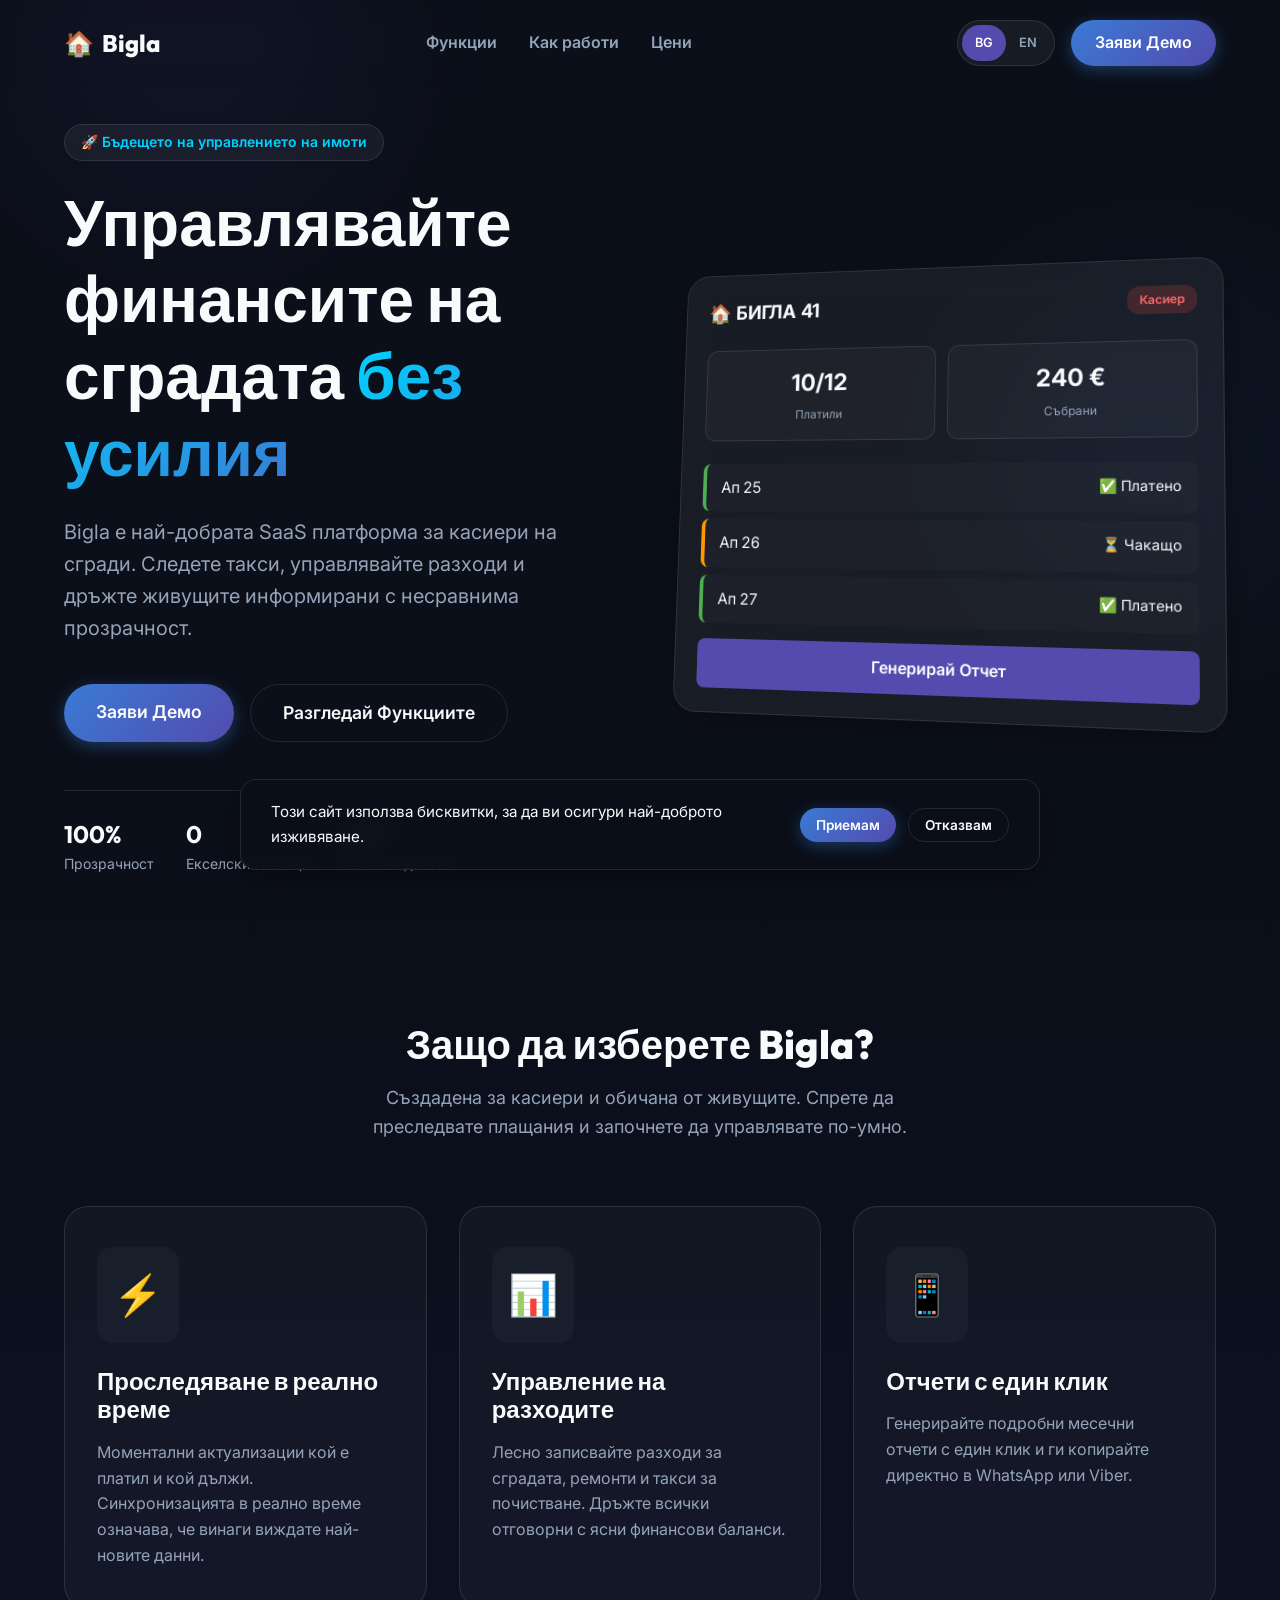
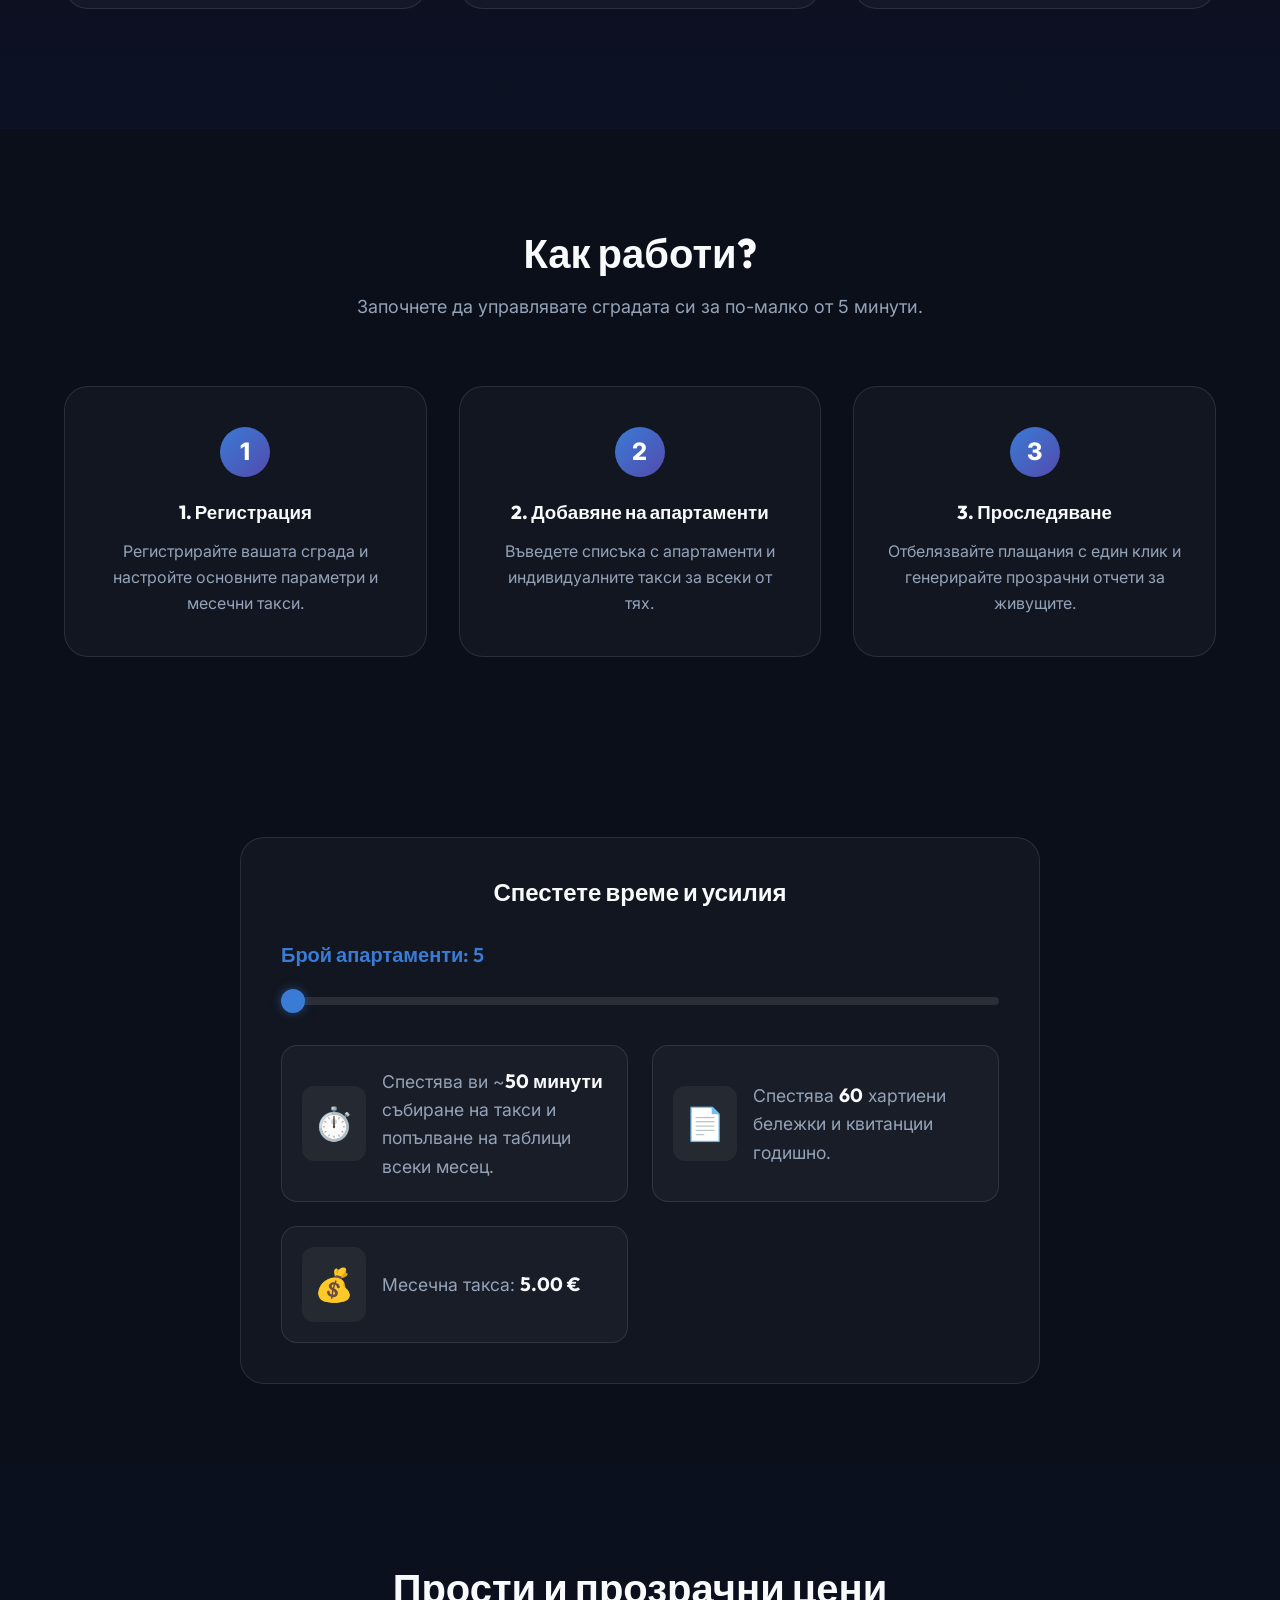
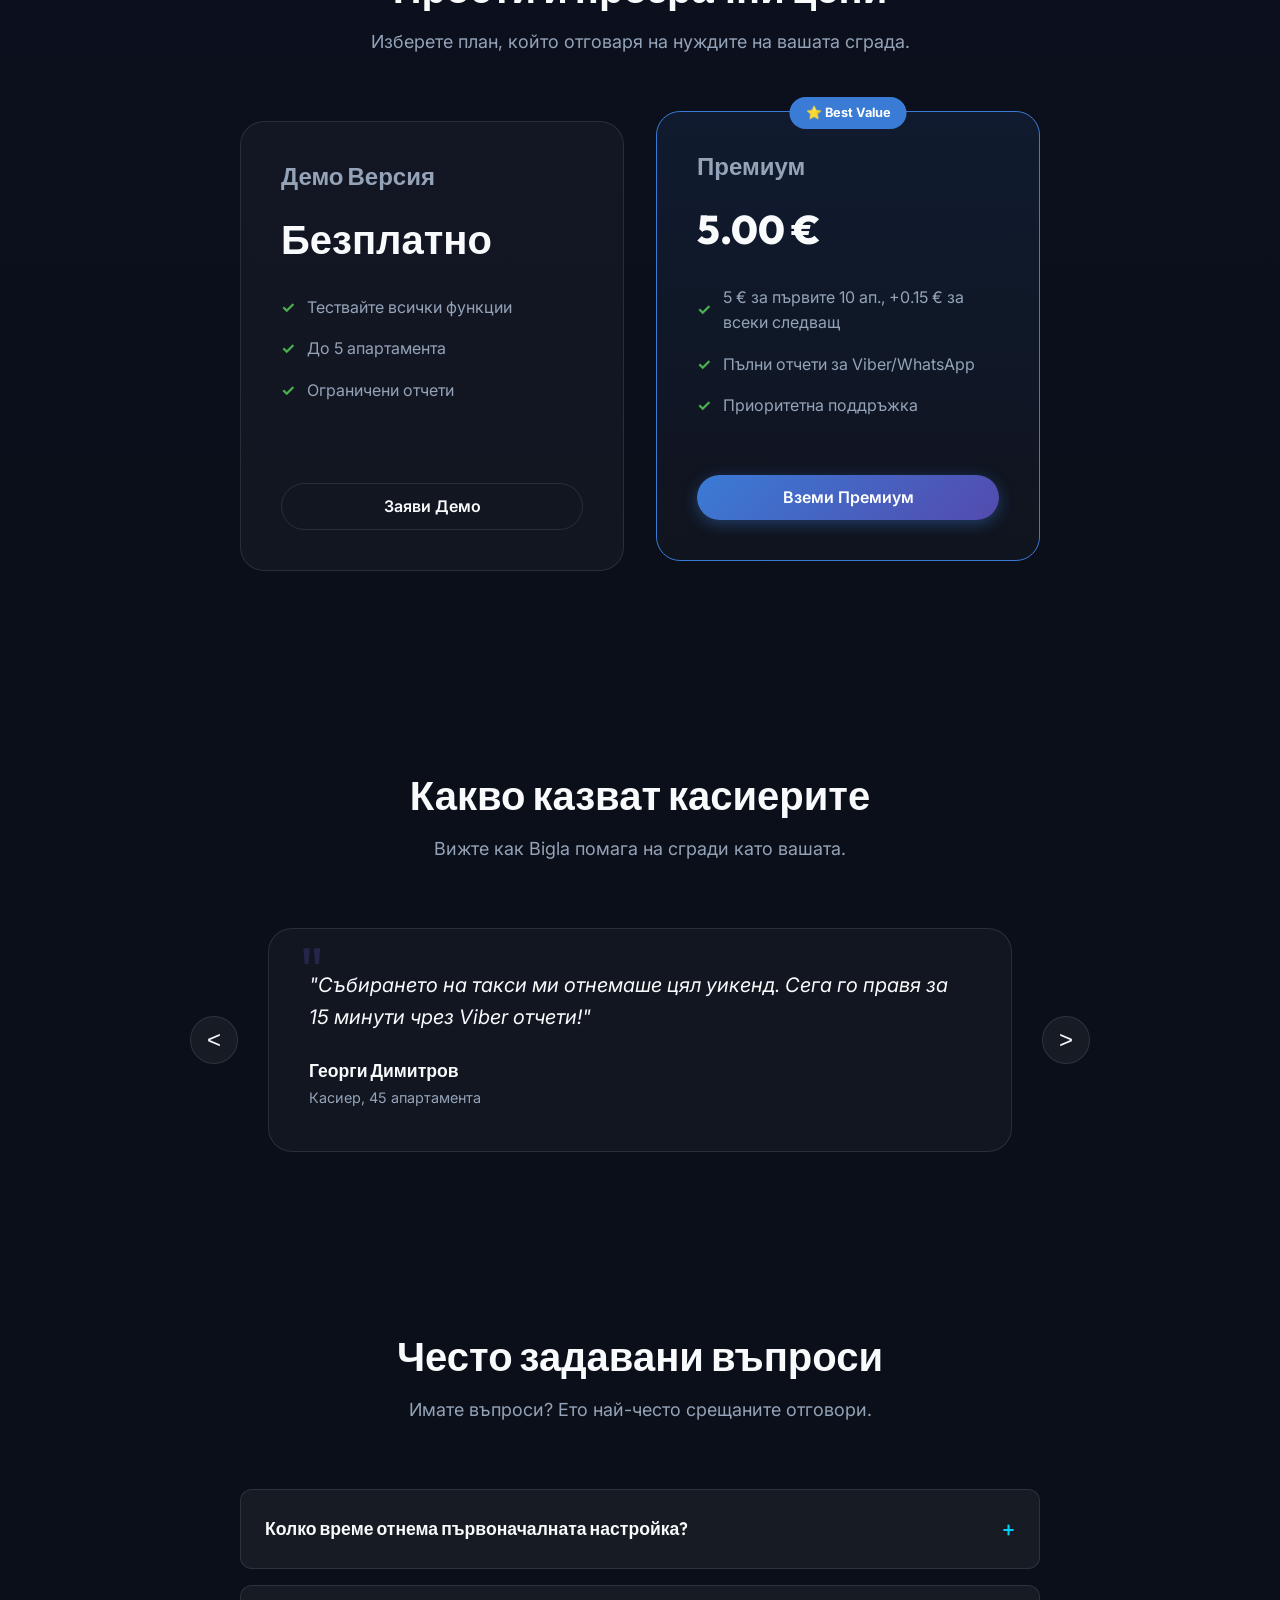
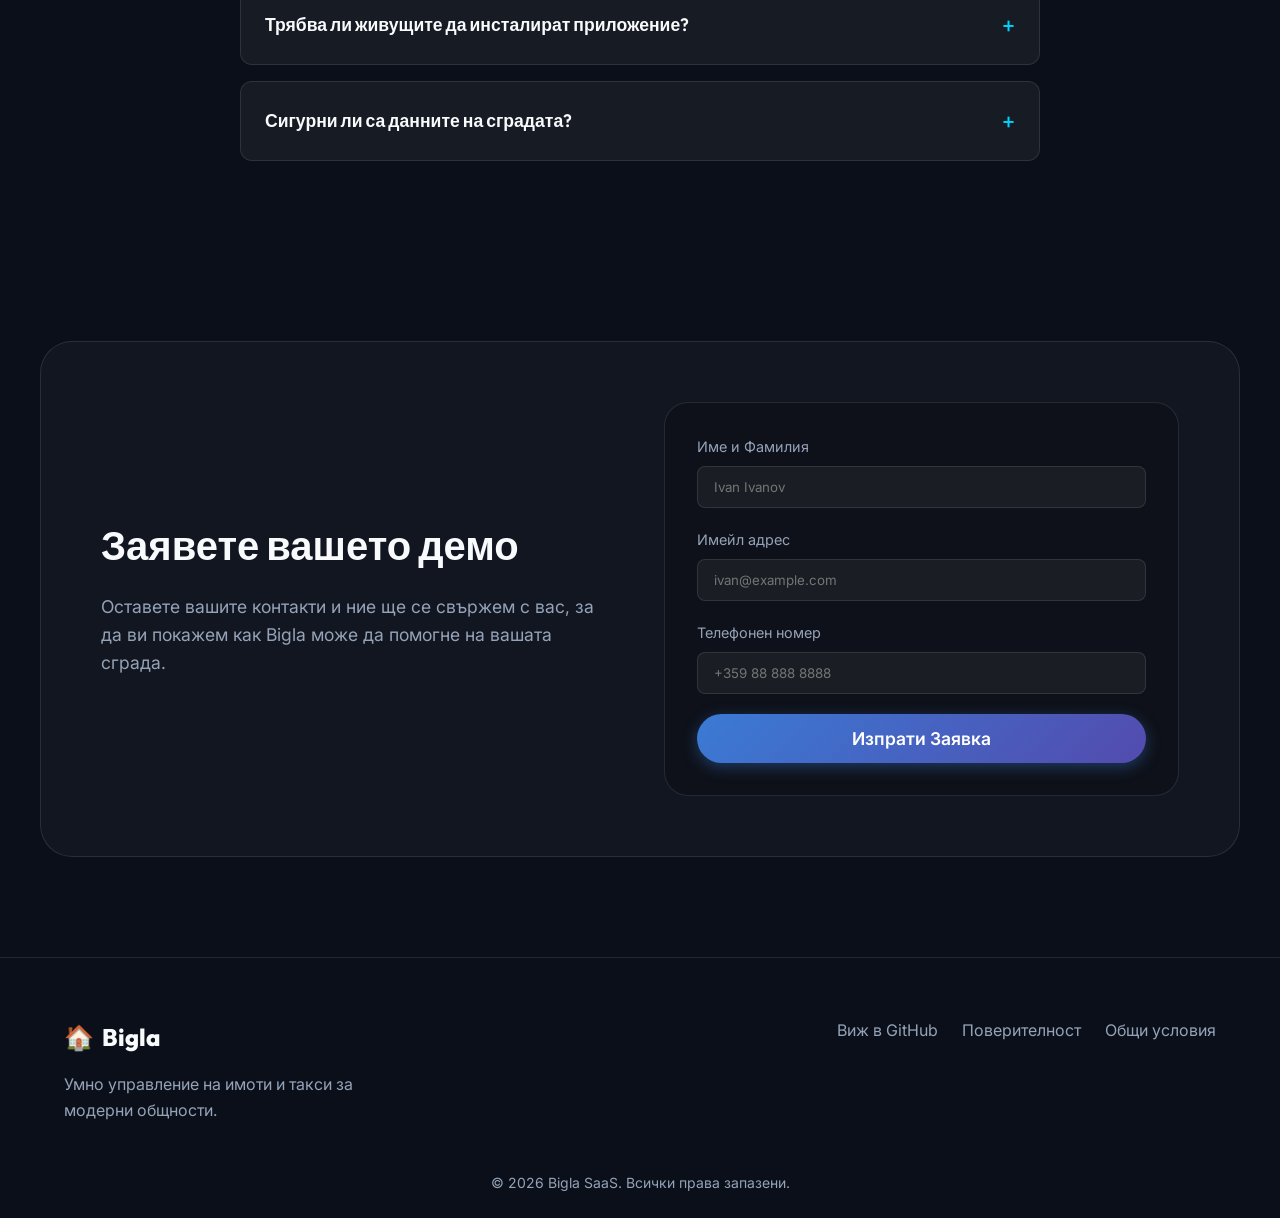
<file: index.html>
<!DOCTYPE html>
<html lang="bg">
<head>
  <meta charset="UTF-8" />
  <meta name="viewport" content="width=device-width, initial-scale=1.0" />
  <meta name="description" content="Bigla: Smart tax management SaaS for apartment buildings. Simplify property management and increase transparency." />
  <title>Bigla | Smart Property & Tax Management</title>
  
  <!-- Preconnect and Google Fonts -->
  <link rel="preconnect" href="https://fonts.googleapis.com">
  <link rel="preconnect" href="https://fonts.gstatic.com" crossorigin>
  <link href="https://fonts.googleapis.com/css2?family=Inter:wght@300;400;600;700&family=Outfit:wght@400;700;800&display=swap" rel="stylesheet">
  
  <!-- Stylesheet -->
  <link rel="stylesheet" href="styles.css" />
</head>
<body>

  <!-- Navigation -->
  <nav class="navbar">
    <div class="container nav-container">
      <a href="#" class="logo">
        <span class="logo-icon">🏠</span>
        <span class="logo-text">Bigla</span>
      </a>
      <div class="nav-links">
        <a href="#features" data-i18n="nav_features">Функции</a>
        <a href="#how-it-works" data-i18n="nav_how_it_works">Как работи</a>
        <a href="#pricing" data-i18n="nav_pricing">Цени</a>
      </div>
      <div class="nav-actions">
        <div class="lang-switch" id="langSwitch">
          <div class="lang-pill" id="langPill"></div>
          <button id="lang-bg" class="lang-btn active">BG</button>
          <button id="lang-en" class="lang-btn">EN</button>
        </div>
        <a href="#contact" class="btn btn-primary" data-i18n="nav_get_demo">Заяви Демо</a>
      </div>
    </div>
  </nav>

  <!-- Hero Section -->
  <header class="hero">
    <div class="container hero-container">
      <div class="hero-content fade-in-up">
        <div class="badge" data-i18n="hero_badge" style="margin-top: 20px;">🚀 Бъдещето на управлението на имоти</div>
        <h1 class="hero-title"><span data-i18n="hero_title_1">Управлявайте финансите на сградата </span><span class="gradient-text" data-i18n="hero_title_gradient">без усилия</span></h1>
        <p class="hero-subtitle" data-i18n="hero_subtitle">Bigla е най-добрата SaaS платформа за касиери на сгради. Следете такси, управлявайте разходи и дръжте живущите информирани с несравнима прозрачност.</p>
        <div class="hero-buttons">
          <a href="#contact" class="btn btn-primary btn-large" data-i18n="hero_btn_trial">Заяви Демо</a>
          <a href="#features" class="btn btn-outline btn-large" data-i18n="hero_btn_features">Разгледай Функциите</a>
        </div>
        <div class="hero-stats">
          <div class="stat-item">
            <strong data-i18n="hero_stat_1_val">100%</strong>
            <span data-i18n="hero_stat_1_lbl">Прозрачност</span>
          </div>
          <div class="stat-item">
            <strong data-i18n="hero_stat_2_val">0</strong>
            <span data-i18n="hero_stat_2_lbl">Екселски таблици</span>
          </div>
          <div class="stat-item">
            <strong data-i18n="hero_stat_3_val">24/7</strong>
            <span data-i18n="hero_stat_3_lbl">Облачен достъп</span>
          </div>
        </div>
      </div>
      <div class="hero-image fade-in-up delay-1">
        <!-- Abstract Glassmorphism Mockup of the App -->
        <div class="glass-mockup">
          <div class="mockup-header">
            <div class="mockup-title">🏠 БИГЛА 41</div>
            <div class="mockup-badge">Касиер</div>
          </div>
          <div class="mockup-body">
            <div class="mockup-stats">
              <div class="mockup-stat-box">10/12<br><span>Платили</span></div>
              <div class="mockup-stat-box">240 €<br><span>Събрани</span></div>
            </div>
            <div class="mockup-list">
              <div class="mockup-row success">Ап 25 <span>✅ Платено</span></div>
              <div class="mockup-row pending">Ап 26 <span>⏳ Чакащо</span></div>
              <div class="mockup-row success">Ап 27 <span>✅ Платено</span></div>
            </div>
            <div class="mockup-btn" id="mockupBtn">Генерирай Отчет</div>
          </div>
        </div>
      </div>
    </div>
  </header>

  <!-- Features Section -->
  <section id="features" class="features">
    <div class="container">
      <div class="section-header fade-in-up">
        <h2 data-i18n="feat_title">Защо да изберете Bigla?</h2>
        <p data-i18n="feat_subtitle">Създадена за касиери и обичана от живущите. Спрете да преследвате плащания и започнете да управлявате по-умно.</p>
      </div>
      <div class="features-grid">
        <div class="feature-card fade-in-up delay-1">
          <div class="feature-icon">⚡</div>
          <h3 data-i18n="feat_1_title">Проследяване в реално време</h3>
          <p data-i18n="feat_1_desc">Моментални актуализации кой е платил и кой дължи. Синхронизацията в реално време означава, че винаги виждате най-новите данни.</p>
        </div>
        <div class="feature-card fade-in-up delay-2">
          <div class="feature-icon">📊</div>
          <h3 data-i18n="feat_2_title">Управление на разходите</h3>
          <p data-i18n="feat_2_desc">Лесно записвайте разходи за сградата, ремонти и такси за почистване. Дръжте всички отговорни с ясни финансови баланси.</p>
        </div>
        <div class="feature-card fade-in-up delay-3">
          <div class="feature-icon">📱</div>
          <h3 data-i18n="feat_3_title">Отчети с един клик</h3>
          <p data-i18n="feat_3_desc">Генерирайте подробни месечни отчети с един клик и ги копирайте директно в WhatsApp или Viber.</p>
        </div>
      </div>
    </div>
  </section>

  <!-- How It Works Section -->
  <section id="how-it-works" class="how-it-works">
    <div class="container">
      <div class="section-header fade-in-up">
        <h2 data-i18n="hiw_title">Как работи?</h2>
        <p data-i18n="hiw_subtitle">Започнете да управлявате сградата си за по-малко от 5 минути.</p>
      </div>
      <div class="steps-grid">
        <div class="step-card fade-in-up delay-1">
          <div class="step-number">1</div>
          <h3 data-i18n="hiw_step_1_title">1. Регистрация</h3>
          <p data-i18n="hiw_step_1_desc">Регистрирайте вашата сграда и настройте основните параметри и месечни такси.</p>
        </div>
        <div class="step-card fade-in-up delay-2">
          <div class="step-number">2</div>
          <h3 data-i18n="hiw_step_2_title">2. Добавяне на апартаменти</h3>
          <p data-i18n="hiw_step_2_desc">Въведете списъка с апартаменти и индивидуалните такси за всеки от тях.</p>
        </div>
        <div class="step-card fade-in-up delay-3">
          <div class="step-number">3</div>
          <h3 data-i18n="hiw_step_3_title">3. Проследяване</h3>
          <p data-i18n="hiw_step_3_desc">Отбелязвайте плащания с един клик и генерирайте прозрачни отчети за живущите.</p>
        </div>
      </div>
    </div>
  </section>

  <!-- Value Calculator Section -->
  <section id="value-calculator" class="value-calculator">
    <div class="container">
      <div class="calculator-card fade-in-up">
        <h2 data-i18n="calc_title" style="margin-bottom: 2rem; text-align: center;">Спестете време и усилия</h2>
        <div class="calc-controls">
          <label for="apt-slider"><span data-i18n="calc_slider_label">Брой апартаменти: </span><span id="apt-val">5</span></label>
          <input type="range" id="apt-slider" class="custom-slider" min="5" max="100" value="5" step="1" />
        </div>
        <div class="calc-results">
          <div class="result-item">
            <div class="result-icon">⏱️</div>
            <div class="result-text">
              <span data-i18n="calc_time_saved_1">Спестява ви ~</span><strong id="time-val">3 часа</strong><span data-i18n="calc_time_saved_2"> събиране на такси и попълване на таблици всеки месец.</span>
            </div>
          </div>
          <div class="result-item">
            <div class="result-icon">📄</div>
            <div class="result-text">
              <span data-i18n="calc_paper_saved_1">Спестява </span><strong id="paper-val">240</strong><span data-i18n="calc_paper_saved_2"> хартиени бележки и квитанции годишно.</span>
            </div>
          </div>
          <div class="result-item">
            <div class="result-icon">💰</div>
            <div class="result-text">
              <span data-i18n="calc_price_label">Месечна такса: </span><strong id="price-val">5.00 €</strong>
            </div>
          </div>
        </div>
      </div>
    </div>
  </section>

  <!-- Pricing Section -->
  <section id="pricing" class="pricing">
    <div class="container">
      <div class="section-header fade-in-up">
        <h2 data-i18n="pricing_title">Прости и прозрачни цени</h2>
        <p data-i18n="pricing_subtitle">Изберете план, който отговаря на нуждите на вашата сграда.</p>
      </div>
      <div class="pricing-grid">
        
        <!-- Demo Tier -->
        <div class="pricing-card fade-in-up delay-1">
          <h3 data-i18n="price_demo_title">Демо Версия</h3>
          <div class="price" data-i18n="price_demo_price">Безплатно</div>
          <ul class="pricing-features">
            <li><span class="check">✓</span> <span data-i18n="price_demo_feat_1">Тествайте всички функции</span></li>
            <li><span class="check">✓</span> <span data-i18n="price_demo_feat_2">До 5 апартамента</span></li>
            <li><span class="check">✓</span> <span data-i18n="price_demo_feat_3">Ограничени отчети</span></li>
          </ul>
          <a href="#contact" class="btn btn-outline" style="width: 100%; text-align: center;" data-i18n="price_demo_btn">Заяви Демо</a>
        </div>

        <!-- Premium Tier -->
        <div class="pricing-card popular fade-in-up delay-2">
          <div class="popular-badge">⭐ Best Value</div>
          <h3 data-i18n="price_pro_title">Премиум</h3>
          <div class="price" data-i18n="price_pro_price" id="premium-price">Свържете се с нас</div>
          <ul class="pricing-features">
            <li><span class="check">✓</span> <span data-i18n="price_pro_feat_1">Неограничен брой апартаменти</span></li>
            <li><span class="check">✓</span> <span data-i18n="price_pro_feat_2">Пълни отчети за Viber/WhatsApp</span></li>
            <li><span class="check">✓</span> <span data-i18n="price_pro_feat_3">Приоритетна поддръжка</span></li>
          </ul>
          <a href="#contact" class="btn btn-primary" style="width: 100%; text-align: center;" data-i18n="price_pro_btn">Вземи Премиум</a>
        </div>

      </div>
    </div>
  </section>

  <!-- Testimonials Section -->
  <section id="testimonials" class="testimonials">
    <div class="container">
      <div class="section-header fade-in-up">
        <h2 data-i18n="testi_title">Какво казват касиерите</h2>
        <p data-i18n="testi_subtitle">Вижте как Bigla помага на сгради като вашата.</p>
      </div>
      <div class="testimonials-carousel fade-in-up delay-1">
        <button class="carousel-btn prev-btn">&lt;</button>
        <div class="carousel-track-container">
          <ul class="carousel-track" id="testimonialTrack">
            <li class="carousel-slide current-slide">
              <div class="testimonial-card">
                <div class="quote-icon">"</div>
                <p class="testimonial-text" data-i18n="testi_1_text">"Събирането на такси ми отнемаше цял уикенд. Сега го правя за 15 минути чрез Viber отчети!"</p>
                <div class="testimonial-author">
                  <strong data-i18n="testi_1_author">Георги Димитров</strong>
                  <span data-i18n="testi_1_role">Касиер, 45 апартамента</span>
                </div>
              </div>
            </li>
            <li class="carousel-slide">
              <div class="testimonial-card">
                <div class="quote-icon">"</div>
                <p class="testimonial-text" data-i18n="testi_2_text">"Живущите най-после виждат къде отиват парите. Прозрачността е на 100%."</p>
                <div class="testimonial-author">
                  <strong data-i18n="testi_2_author">Мария Иванова</strong>
                  <span data-i18n="testi_2_role">Касиер, 20 апартамента</span>
                </div>
              </div>
            </li>
            <li class="carousel-slide">
              <div class="testimonial-card">
                <div class="quote-icon">"</div>
                <p class="testimonial-text" data-i18n="testi_3_text">"Забравих за екселските таблици. Всичко е автоматизирано и лесно за използване."</p>
                <div class="testimonial-author">
                  <strong data-i18n="testi_3_author">Петър Стоянов</strong>
                  <span data-i18n="testi_3_role">Домоуправител, 32 апартамента</span>
                </div>
              </div>
            </li>
          </ul>
        </div>
        <button class="carousel-btn next-btn">&gt;</button>
      </div>
    </div>
  </section>

  <!-- FAQ Section -->
  <section id="faq" class="faq-section">
    <div class="container">
      <div class="section-header fade-in-up">
        <h2 data-i18n="faq_title">Често задавани въпроси</h2>
        <p data-i18n="faq_subtitle">Имате въпроси? Ето най-често срещаните отговори.</p>
      </div>
      <div class="faq-accordion fade-in-up delay-1">
        
        <div class="faq-item">
          <button class="faq-question">
            <span data-i18n="faq_q1">Колко време отнема първоначалната настройка?</span>
            <span class="faq-icon">+</span>
          </button>
          <div class="faq-answer">
            <p data-i18n="faq_a1">Настройката отнема по-малко от 5 минути. Просто въвеждате броя апартаменти и месечните такси, и сте готови.</p>
          </div>
        </div>

        <div class="faq-item">
          <button class="faq-question">
            <span data-i18n="faq_q2">Трябва ли живущите да инсталират приложение?</span>
            <span class="faq-icon">+</span>
          </button>
          <div class="faq-answer">
            <p data-i18n="faq_a2">Не! Живущите получават ясните си месечни отчети директно във Viber или WhatsApp като текстови съобщения.</p>
          </div>
        </div>

        <div class="faq-item">
          <button class="faq-question">
            <span data-i18n="faq_q3">Сигурни ли са данните на сградата?</span>
            <span class="faq-icon">+</span>
          </button>
          <div class="faq-answer">
            <p data-i18n="faq_a3">Абсолютно. Всички данни се съхраняват сигурно в облака с криптиране, така че само вие имате достъп до тях.</p>
          </div>
        </div>

      </div>
    </div>
  </section>

  <!-- Contact / Demo Form Section -->
  <section id="contact" class="contact-section">
    <div class="container contact-container fade-in-up">
      <div class="contact-content">
        <h2 data-i18n="contact_title">Заявете вашето демо</h2>
        <p data-i18n="contact_subtitle">Оставете вашите контакти и ние ще се свържем с вас, за да ви покажем как Bigla може да помогне на вашата сграда.</p>
      </div>
      <div class="contact-form-wrapper">
        <form id="demoForm" class="demo-form">
          <div class="form-group">
            <label for="name" data-i18n="contact_lbl_name">Име и Фамилия</label>
            <input type="text" id="name" required placeholder="Ivan Ivanov" />
          </div>
          <div class="form-group">
            <label for="email" data-i18n="contact_lbl_email">Имейл адрес</label>
            <input type="email" id="email" required placeholder="ivan@example.com" />
          </div>
          <div class="form-group">
            <label for="phone" data-i18n="contact_lbl_phone">Телефонен номер</label>
            <input type="tel" id="phone" required placeholder="+359 88 888 8888" />
          </div>
          <button type="submit" class="btn btn-primary btn-large" style="width: 100%" data-i18n="contact_btn_submit">Изпрати Заявка</button>
          <div id="formSuccess" class="form-success" style="display:none;" data-i18n="contact_success">Благодарим ви! Ще се свържем с вас скоро.</div>
        </form>
      </div>
    </div>
  </section>

  <!-- Footer -->
  <footer class="footer">
    <div class="container footer-container">
      <div class="footer-brand">
        <div class="logo">
          <span class="logo-icon">🏠</span>
          <span class="logo-text">Bigla</span>
        </div>
        <p data-i18n="footer_desc">Умно управление на имоти и такси за модерни общности.</p>
      </div>
      <div class="footer-links">
        <a href="https://github.com/tedcheto/Bigla" target="_blank" data-i18n="footer_github">Виж в GitHub</a>
        <a href="privacy.html" data-i18n="footer_privacy">Поверителност</a>
        <a href="terms.html" data-i18n="footer_terms">Общи условия</a>
      </div>
    </div>
    <div class="footer-bottom" data-i18n="footer_rights">
      &copy; 2026 Bigla SaaS. Всички права запазени.
    </div>
  </footer>

  <!-- Cookie Consent Bar -->
  <div id="cookie-banner" class="cookie-banner">
    <p data-i18n="cookie_msg">Този сайт използва бисквитки, за да ви осигури най-доброто изживяване.</p>
    <div class="cookie-buttons">
      <button id="cookie-accept" class="btn btn-primary btn-sm" data-i18n="cookie_accept">Приемам</button>
      <button id="cookie-decline" class="btn btn-outline btn-sm" data-i18n="cookie_decline">Отказвам</button>
    </div>
  </div>

  <script src="translations.js"></script>
  <script src="script.js"></script>
</body>
</html>
</file>
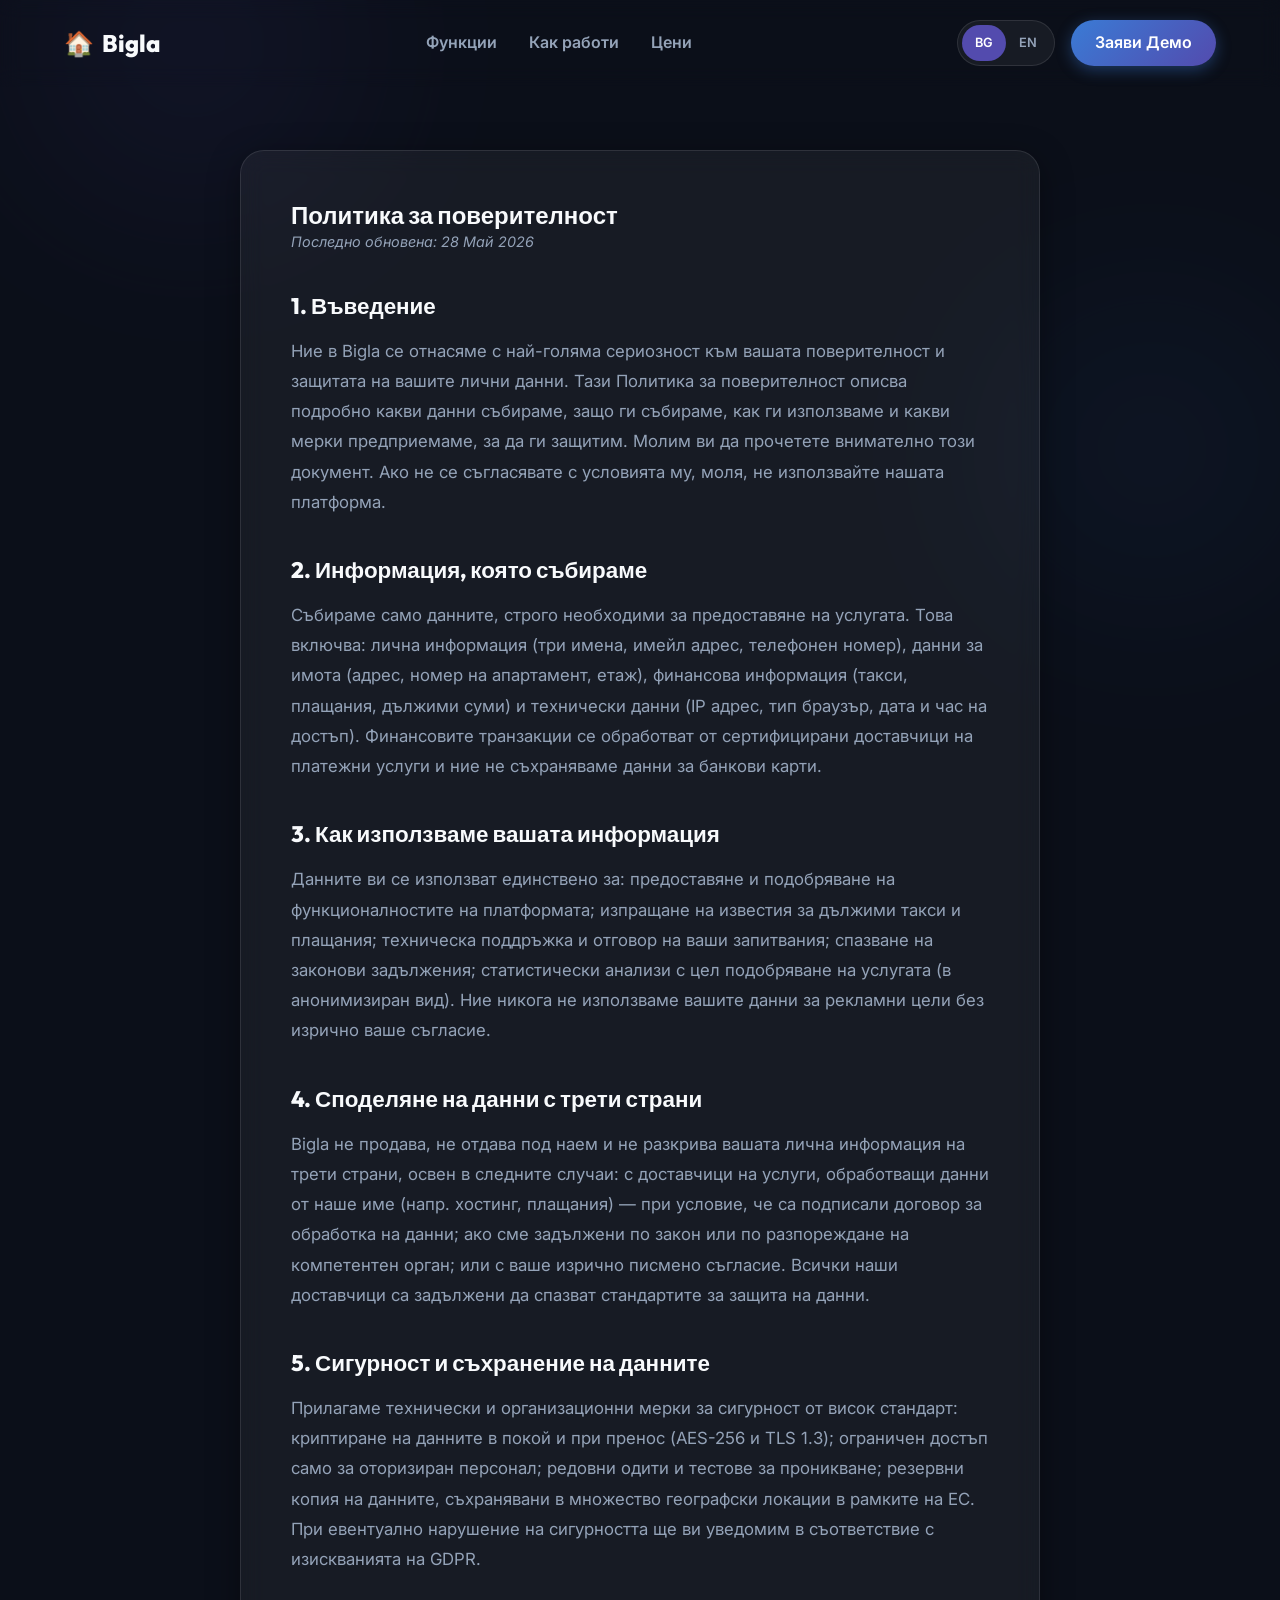
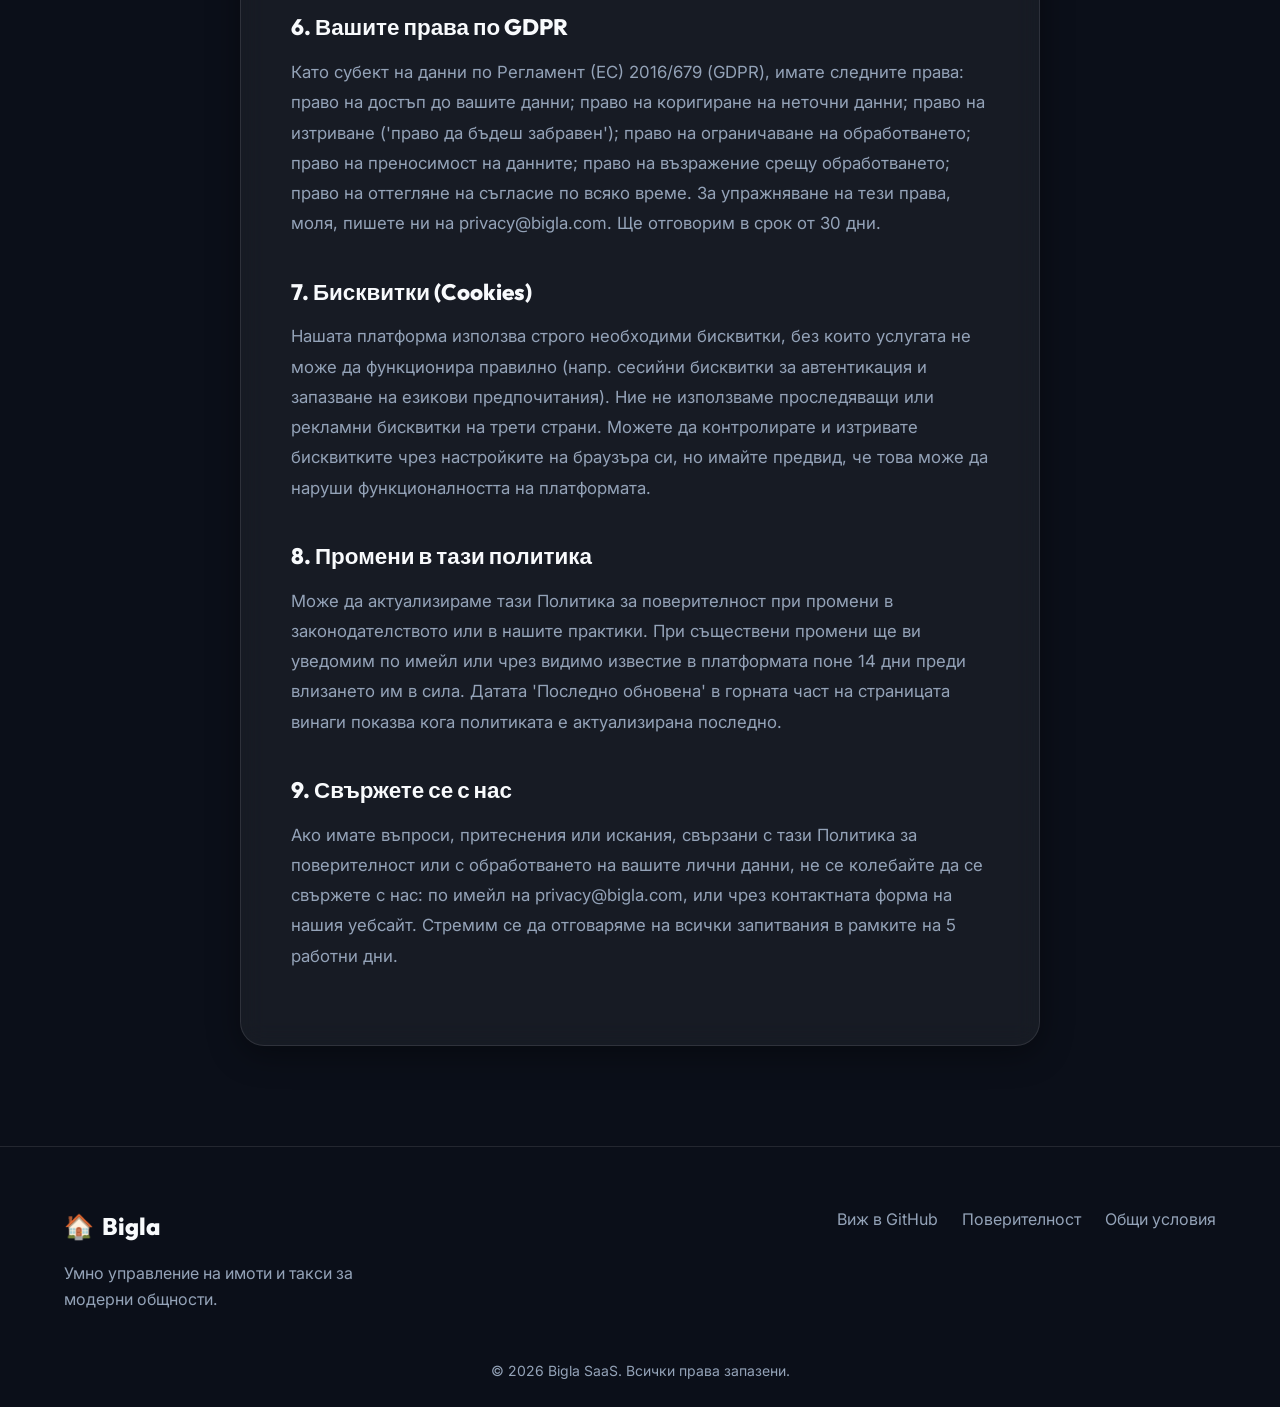
<file: privacy.html>
<!DOCTYPE html>
<html lang="bg">
<head>
  <meta charset="UTF-8" />
  <meta name="viewport" content="width=device-width, initial-scale=1.0" />
  <title>Bigla | Privacy Policy</title>
  <link rel="preconnect" href="https://fonts.googleapis.com">
  <link rel="preconnect" href="https://fonts.gstatic.com" crossorigin>
  <link href="https://fonts.googleapis.com/css2?family=Inter:wght@300;400;600;700&family=Outfit:wght@400;700;800&display=swap" rel="stylesheet">
  <link rel="stylesheet" href="styles.css" />
</head>
<body>

  <!-- Navigation -->
  <nav class="navbar">
    <div class="container nav-container">
      <a href="index.html" class="logo">
        <span class="logo-icon">🏠</span>
        <span class="logo-text">Bigla</span>
      </a>
      <div class="nav-links">
        <a href="index.html#features" data-i18n="nav_features">Функции</a>
        <a href="index.html#how-it-works" data-i18n="nav_how_it_works">Как работи</a>
        <a href="index.html#pricing" data-i18n="nav_pricing">Цени</a>
      </div>
      <div class="nav-actions">
        <div class="lang-switch" id="langSwitch">
          <div class="lang-pill" id="langPill"></div>
          <button id="lang-bg" class="lang-btn active">BG</button>
          <button id="lang-en" class="lang-btn">EN</button>
        </div>
        <a href="index.html#contact" class="btn btn-primary" data-i18n="nav_get_demo">Заяви Демо</a>
      </div>
    </div>
  </nav>

  <section class="legal-section">
    <div class="container legal-container glass-panel">
      <h1 data-i18n="legal_privacy_title">Политика за поверителност</h1>
      <p class="legal-date" data-i18n="legal_privacy_last_updated">Последно обновена: 28 Май 2026</p>
      
      <div class="legal-content">
        <h2 data-i18n="legal_privacy_h2_1">1. Въведение</h2>
        <p data-i18n="legal_privacy_p1">Ние в Bigla се отнасяме сериозно към вашата поверителност. Тази политика обяснява как събираме, използваме и защитаваме вашата лична информация при използване на нашата платформа.</p>
        
        <h2 data-i18n="legal_privacy_h2_2">2. Информация, която събираме</h2>
        <p data-i18n="legal_privacy_p2">Събираме само информация, необходима за предоставяне на услугата: имена, имейли и данни за апартамента. Данните за плащанията се обработват сигурно от трети страни.</p>
        
        <h2 data-i18n="legal_privacy_h2_3">3. Как използваме вашата информация</h2>
        <p data-i18n="legal_privacy_p3">Използваме данните ви за предоставяне на услугата, обработка на транзакции, комуникация с вас и подобряване на платформата.</p>

        <h2 data-i18n="legal_privacy_h2_4">4. Споделяне на данни с трети страни</h2>
        <p data-i18n="legal_privacy_p4">Никога не продаваме вашите данни на трети страни. Всички данни се съхраняват криптирани на сигурни сървъри в ЕС.</p>
        
        <h2 data-i18n="legal_privacy_h2_5">5. Сигурност и съхранение на данните</h2>
        <p data-i18n="legal_privacy_p5">Предприемаме строги мерки за сигурност, за да защитим вашите данни от неоторизиран достъп, промяна, разкриване или унищожаване.</p>

        <h2 data-i18n="legal_privacy_h2_6">6. Вашите права (GDPR)</h2>
        <p data-i18n="legal_privacy_p6">Имате право да поискате достъп до вашите данни, тяхното коригиране или изтриване по всяко време. Моля, свържете се с нас за съдействие.</p>
        
        <h2 data-i18n="legal_privacy_h2_7">7. Бисквитки (Cookies)</h2>
        <p data-i18n="legal_privacy_p7">Използваме само строго необходими бисквитки за функционалността на платформата. За повече информация прегледайте настройките на браузъра си.</p>

        <h2 data-i18n="legal_privacy_h2_8">8. Промени в тази политика</h2>
        <p data-i18n="legal_privacy_p8">Можем да актуализираме тази Политика за поверителност от време на време. Ще ви уведомим за всички промени, като публикуваме новата политика на тази страница.</p>

        <h2 data-i18n="legal_privacy_h2_9">9. Свържете се с нас</h2>
        <p data-i18n="legal_privacy_p9">Ако имате въпроси относно тази Политика за поверителност, моля, свържете се с нас на privacy@bigla.com.</p>
      </div>
    </div>
  </section>

  <!-- Footer -->
  <footer class="footer">
    <div class="container footer-container">
      <div class="footer-brand">
        <a href="index.html" class="logo">
          <span class="logo-icon">🏠</span>
          <span class="logo-text">Bigla</span>
        </a>
        <p data-i18n="footer_desc">Умно управление на имоти и такси за модерни общности.</p>
      </div>
      <div class="footer-links">
        <a href="https://github.com/tedcheto/Bigla" target="_blank" data-i18n="footer_github">Виж в GitHub</a>
        <a href="privacy.html" data-i18n="footer_privacy">Поверителност</a>
        <a href="terms.html" data-i18n="footer_terms">Общи условия</a>
      </div>
    </div>
    <div class="footer-bottom" data-i18n="footer_rights">
      &copy; 2026 Bigla SaaS. Всички права запазени.
    </div>
  </footer>

  <script src="translations.js"></script>
  <script src="script.js"></script>
</body>
</html>
</file>
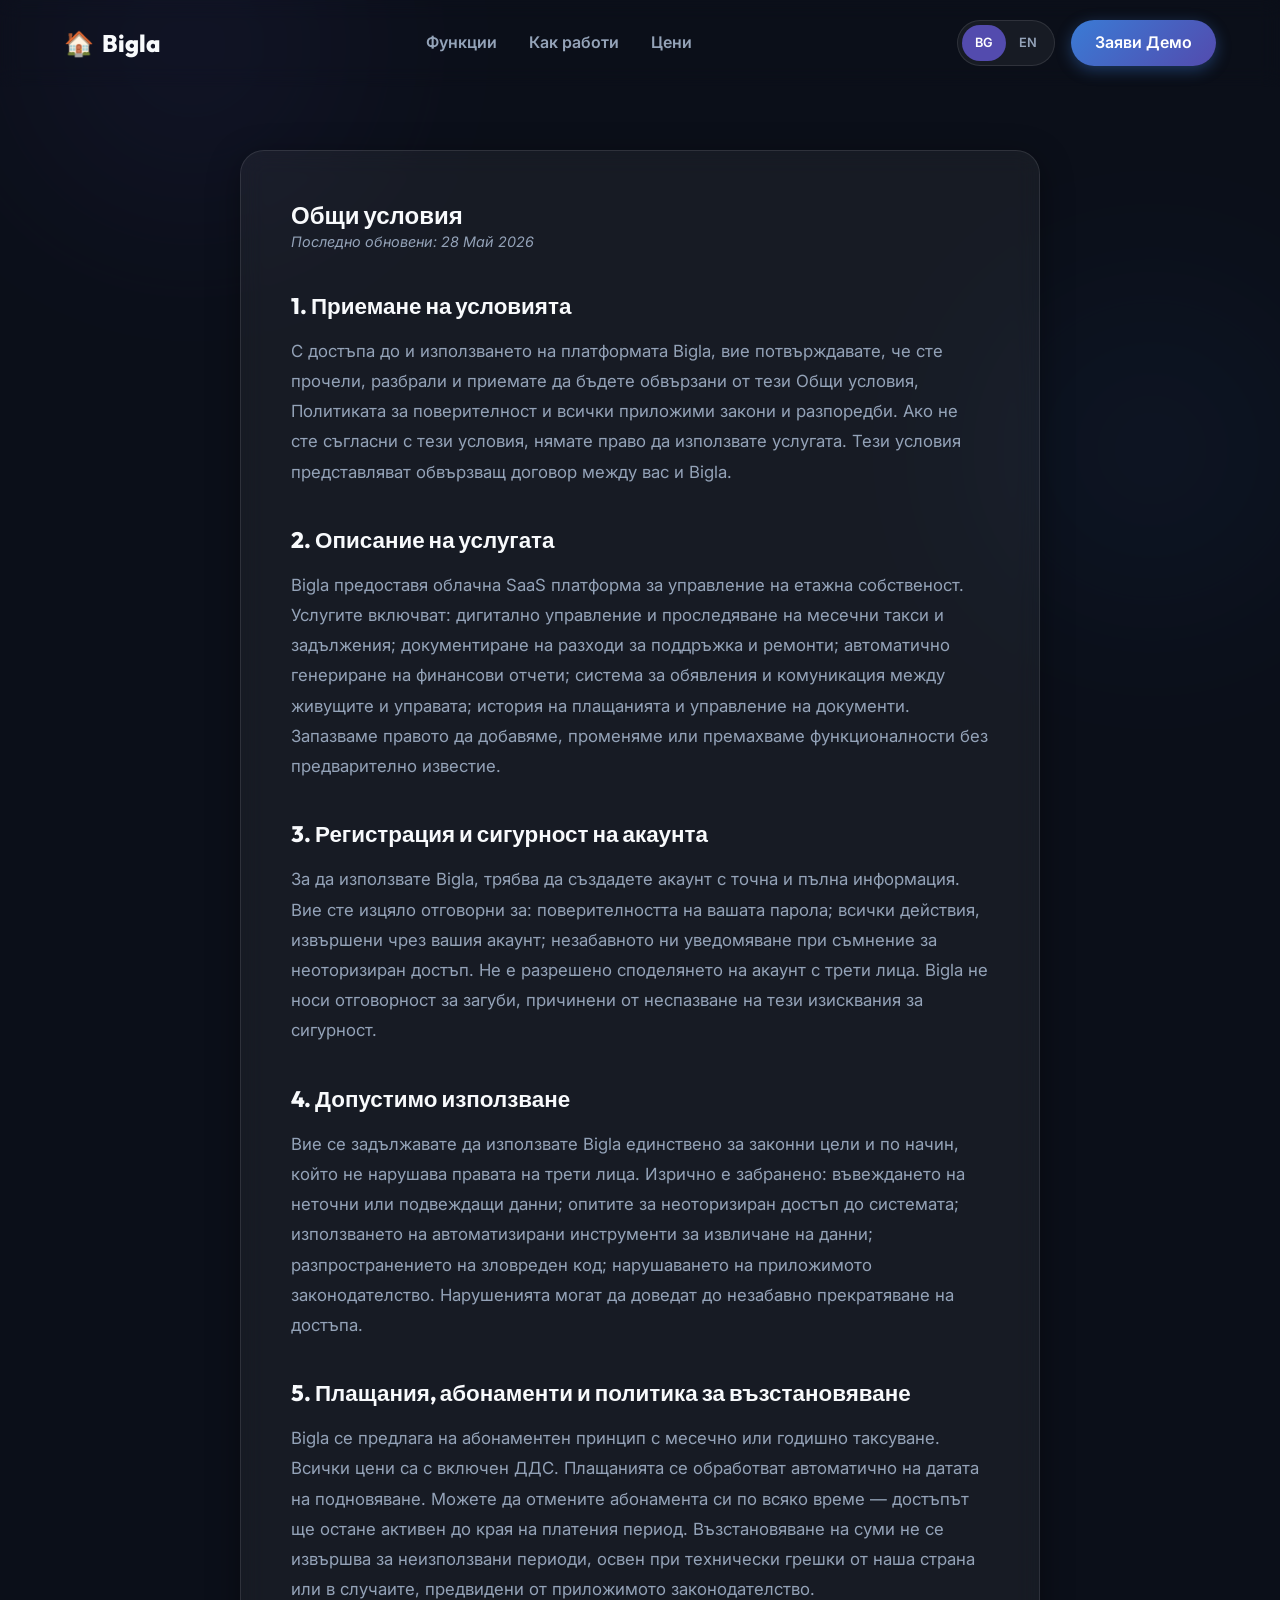
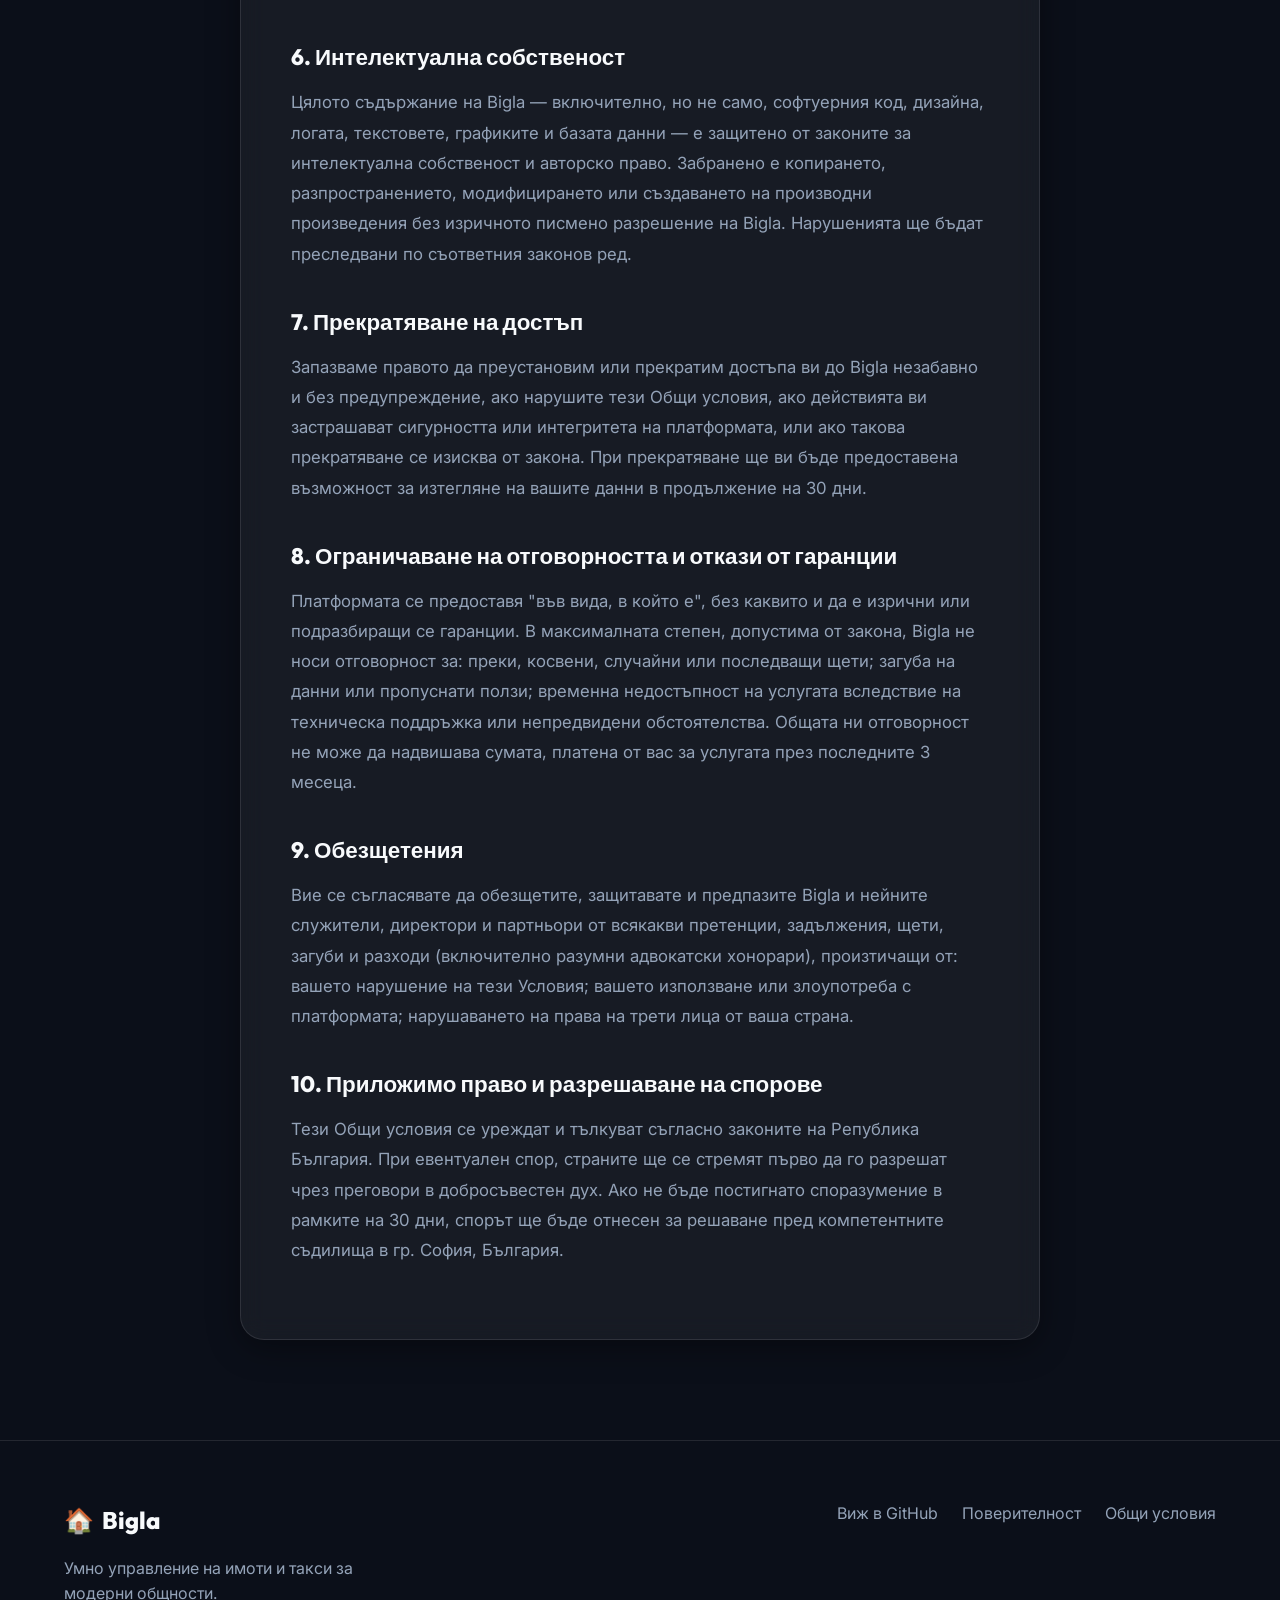
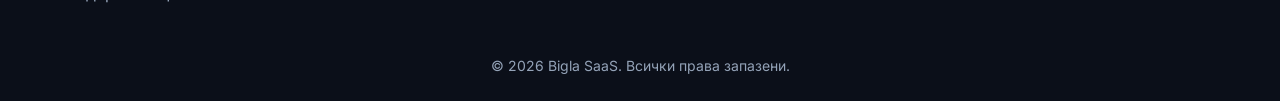
<file: terms.html>
<!DOCTYPE html>
<html lang="bg">
<head>
  <meta charset="UTF-8" />
  <meta name="viewport" content="width=device-width, initial-scale=1.0" />
  <title>Bigla | Terms of Service</title>
  <link rel="preconnect" href="https://fonts.googleapis.com">
  <link rel="preconnect" href="https://fonts.gstatic.com" crossorigin>
  <link href="https://fonts.googleapis.com/css2?family=Inter:wght@300;400;600;700&family=Outfit:wght@400;700;800&display=swap" rel="stylesheet">
  <link rel="stylesheet" href="styles.css" />
</head>
<body>

  <!-- Navigation -->
  <nav class="navbar">
    <div class="container nav-container">
      <a href="index.html" class="logo">
        <span class="logo-icon">🏠</span>
        <span class="logo-text">Bigla</span>
      </a>
      <div class="nav-links">
        <a href="index.html#features" data-i18n="nav_features">Функции</a>
        <a href="index.html#how-it-works" data-i18n="nav_how_it_works">Как работи</a>
        <a href="index.html#pricing" data-i18n="nav_pricing">Цени</a>
      </div>
      <div class="nav-actions">
        <div class="lang-switch" id="langSwitch">
          <div class="lang-pill" id="langPill"></div>
          <button id="lang-bg" class="lang-btn active">BG</button>
          <button id="lang-en" class="lang-btn">EN</button>
        </div>
        <a href="index.html#contact" class="btn btn-primary" data-i18n="nav_get_demo">Заяви Демо</a>
      </div>
    </div>
  </nav>

  <section class="legal-section">
    <div class="container legal-container glass-panel">
      <h1 data-i18n="legal_terms_title">Общи условия</h1>
      <p class="legal-date" data-i18n="legal_terms_last_updated">Последно обновени: 28 Май 2026</p>
      
      <div class="legal-content">
        <h2 data-i18n="legal_terms_h2_1">1. Приемане на условията</h2>
        <p data-i18n="legal_terms_p1">Използвайки Bigla, вие се съгласявате с тези условия. Платформата е предназначена за управление на етажна собственост от упълномощени лица.</p>
        
        <h2 data-i18n="legal_terms_h2_2">2. Описание на услугата</h2>
        <p data-i18n="legal_terms_p2">Bigla предоставя софтуер като услуга (SaaS) за управление на етажна собственост, включително проследяване на такси, разходи и комуникация с живущите.</p>

        <h2 data-i18n="legal_terms_h2_3">3. Регистрация и акаунти</h2>
        <p data-i18n="legal_terms_p3">Трябва да предоставите точна информация при регистрация. Вие сте отговорни за поддържането на поверителността на вашия акаунт и парола.</p>

        <h2 data-i18n="legal_terms_h2_4">4. Отговорности на потребителя и допустимо използване</h2>
        <p data-i18n="legal_terms_p4">Потребителите са отговорни за точността на въведените данни. Bigla не носи отговорност за спорове между живущите и домоуправителя. Забранено е използването на услугата за незаконни цели.</p>
        
        <h2 data-i18n="legal_terms_h2_5">5. Плащания и абонаменти</h2>
        <p data-i18n="legal_terms_p5">Услугата се предоставя на абонаментен принцип. Всички плащания са невъзвръщаеми, освен ако не е предвидено друго в закона.</p>

        <h2 data-i18n="legal_terms_h2_6">6. Интелектуална собственост</h2>
        <p data-i18n="legal_terms_p6">Всички права върху софтуера, дизайна и марката Bigla са запазени. Копирането или разпространението им е строго забранено.</p>

        <h2 data-i18n="legal_terms_h2_7">7. Прекратяване на достъп</h2>
        <p data-i18n="legal_terms_p7">Запазваме си правото да прекратим достъпа на потребители, които злоупотребяват с платформата или нарушават приложимото законодателство.</p>
        
        <h2 data-i18n="legal_terms_h2_8">8. Ограничаване на отговорността и откази от гаранции</h2>
        <p data-i18n="legal_terms_p8">Платформата се предоставя "във вида, в който е". Ние не гарантираме 100% непрекъсваемост на услугата и не носим отговорност за пропуснати ползи.</p>

        <h2 data-i18n="legal_terms_h2_9">9. Обезщетения</h2>
        <p data-i18n="legal_terms_p9">Вие се съгласявате да обезщетите и предпазите Bigla от всякакви искове, щети или разходи, произтичащи от вашето използване на услугата.</p>

        <h2 data-i18n="legal_terms_h2_10">10. Приложимо право и разрешаване на спорове</h2>
        <p data-i18n="legal_terms_p10">Тези условия се уреждат от законите на Република България. Всички спорове ще се решават пред компетентните съдилища в гр. София.</p>
      </div>
    </div>
  </section>

  <!-- Footer -->
  <footer class="footer">
    <div class="container footer-container">
      <div class="footer-brand">
        <a href="index.html" class="logo">
          <span class="logo-icon">🏠</span>
          <span class="logo-text">Bigla</span>
        </a>
        <p data-i18n="footer_desc">Умно управление на имоти и такси за модерни общности.</p>
      </div>
      <div class="footer-links">
        <a href="https://github.com/tedcheto/Bigla" target="_blank" data-i18n="footer_github">Виж в GitHub</a>
        <a href="privacy.html" data-i18n="footer_privacy">Поверителност</a>
        <a href="terms.html" data-i18n="footer_terms">Общи условия</a>
      </div>
    </div>
    <div class="footer-bottom" data-i18n="footer_rights">
      &copy; 2026 Bigla SaaS. Всички права запазени.
    </div>
  </footer>

  <script src="translations.js"></script>
  <script src="script.js"></script>
</body>
</html>
</file>
<file: styles.css>
/* CSS Reset and Variables */
:root {
  --primary: #1a237e;
  --primary-light: #534bae;
  --secondary: #00d2ff;
  --secondary-light: #3a7bd5;
  --accent: #ff4081;
  
  --bg-color: #0b0f19;
  --bg-surface: rgba(255, 255, 255, 0.03);
  --text-main: #f8fafc;
  --text-muted: #94a3b8;
  
  --glass-bg: rgba(255, 255, 255, 0.05);
  --glass-border: rgba(255, 255, 255, 0.1);
  --glass-shadow: 0 8px 32px 0 rgba(0, 0, 0, 0.37);
  
  --font-main: 'Inter', sans-serif;
  --font-display: 'Outfit', sans-serif;
}

* {
  margin: 0;
  padding: 0;
  box-sizing: border-box;
}

html {
  scroll-behavior: smooth;
}

body {
  font-family: var(--font-main);
  background-color: var(--bg-color);
  color: var(--text-main);
  line-height: 1.6;
  overflow-x: hidden;
}

/* Background Effects */
body::before {
  content: '';
  position: absolute;
  top: -20%;
  left: -10%;
  width: 50%;
  height: 50%;
  background: radial-gradient(circle, var(--primary-light) 0%, transparent 60%);
  opacity: 0.15;
  z-index: -1;
  filter: blur(100px);
}

body::after {
  content: '';
  position: absolute;
  top: 20%;
  right: -10%;
  width: 40%;
  height: 60%;
  background: radial-gradient(circle, var(--secondary-light) 0%, transparent 60%);
  opacity: 0.1;
  z-index: -1;
  filter: blur(100px);
}

.container {
  width: 100%;
  max-width: 1200px;
  margin: 0 auto;
  padding: 0 24px;
}

/* Typography */
h1, h2, h3 {
  font-family: var(--font-display);
  font-weight: 800;
  line-height: 1.2;
}

.gradient-text {
  background: linear-gradient(135deg, var(--secondary), var(--secondary-light));
  -webkit-background-clip: text;
  -webkit-text-fill-color: transparent;
  background-clip: text;
}

/* Buttons */
.btn {
  display: inline-block;
  padding: 10px 24px;
  border-radius: 50px;
  font-weight: 600;
  text-decoration: none;
  transition: all 0.3s ease;
  cursor: pointer;
  border: none;
  font-family: var(--font-main);
}

.btn-primary {
  background: linear-gradient(135deg, var(--secondary-light), var(--primary-light));
  color: #fff;
  box-shadow: 0 4px 15px rgba(58, 123, 213, 0.4);
}

.btn-primary:hover {
  transform: translateY(-2px);
  box-shadow: 0 6px 20px rgba(58, 123, 213, 0.6);
}

.btn-outline {
  background: transparent;
  color: var(--text-main);
  border: 1px solid var(--glass-border);
}

.btn-outline:hover {
  background: var(--glass-bg);
  border-color: var(--text-main);
}

.btn-large {
  padding: 14px 32px;
  font-size: 1.1rem;
}

/* Navbar */
.navbar {
  position: fixed;
  top: 0;
  width: 100%;
  padding: 20px 0;
  z-index: 100;
  transition: all 0.3s ease;
  backdrop-filter: blur(10px);
  -webkit-backdrop-filter: blur(10px);
  border-bottom: 1px solid transparent;
}

.navbar.scrolled {
  padding: 12px 0;
  background: rgba(11, 15, 25, 0.8);
  border-bottom: 1px solid var(--glass-border);
}

.nav-container {
  display: flex;
  justify-content: space-between;
  align-items: center;
}

.logo {
  display: flex;
  align-items: center;
  gap: 8px;
  font-family: var(--font-display);
  font-size: 1.5rem;
  font-weight: 800;
  text-decoration: none;
}

.logo-text {
  color: var(--text-main);
}

.nav-links {
  display: flex;
  gap: 32px;
}

.nav-links a {
  color: var(--text-muted);
  text-decoration: none;
  font-weight: 600;
  transition: color 0.2s ease;
}

.nav-links a:hover {
  color: var(--text-main);
}

.nav-actions {
  display: flex;
  gap: 16px;
}

/* Hero Section */
.hero {
  min-height: 100vh;
  display: flex;
  align-items: center;
  padding-top: 80px;
}

.hero-container {
  display: grid;
  grid-template-columns: 1fr 1fr;
  gap: 48px;
  align-items: center;
}

.badge {
  display: inline-block;
  padding: 6px 16px;
  background: var(--glass-bg);
  border: 1px solid var(--glass-border);
  border-radius: 50px;
  font-size: 0.875rem;
  font-weight: 600;
  color: var(--secondary);
  margin-bottom: 24px;
}

.hero-title {
  font-size: 4rem;
  margin-bottom: 24px;
}

.hero-subtitle {
  font-size: 1.25rem;
  color: var(--text-muted);
  margin-bottom: 40px;
  max-width: 500px;
}

.hero-buttons {
  display: flex;
  gap: 16px;
  margin-bottom: 48px;
}

.hero-stats {
  display: flex;
  gap: 32px;
  border-top: 1px solid var(--glass-border);
  padding-top: 24px;
}

.stat-item {
  display: flex;
  flex-direction: column;
}

.stat-item strong {
  font-family: var(--font-display);
  font-size: 1.5rem;
  color: var(--text-main);
}

.stat-item span {
  font-size: 0.875rem;
  color: var(--text-muted);
}

/* Glass Mockup */
.glass-mockup {
  background: var(--glass-bg);
  backdrop-filter: blur(16px);
  -webkit-backdrop-filter: blur(16px);
  border: 1px solid var(--glass-border);
  border-radius: 24px;
  padding: 24px;
  box-shadow: var(--glass-shadow);
  transform: perspective(1000px) rotateY(-10deg) rotateX(5deg);
  transition: transform 0.5s ease;
}

.glass-mockup:hover {
  transform: perspective(1000px) rotateY(0deg) rotateX(0deg) translateY(-10px);
}

.mockup-header {
  display: flex;
  justify-content: space-between;
  align-items: center;
  margin-bottom: 24px;
}

.mockup-title {
  font-weight: 700;
  font-size: 1.25rem;
}

.mockup-badge {
  background: rgba(231, 76, 60, 0.2);
  color: #ff6b6b;
  padding: 4px 12px;
  border-radius: 12px;
  font-size: 0.75rem;
  font-weight: 600;
}

.mockup-stats {
  display: grid;
  grid-template-columns: 1fr 1fr;
  gap: 12px;
  margin-bottom: 24px;
}

.mockup-stat-box {
  background: rgba(255, 255, 255, 0.03);
  border: 1px solid var(--glass-border);
  border-radius: 12px;
  padding: 16px;
  text-align: center;
  font-size: 1.5rem;
  font-weight: 700;
}

.mockup-stat-box span {
  display: block;
  font-size: 0.75rem;
  color: var(--text-muted);
  font-weight: 400;
  margin-top: 4px;
}

.mockup-row {
  display: flex;
  justify-content: space-between;
  padding: 12px 16px;
  border-radius: 8px;
  margin-bottom: 8px;
  background: rgba(255, 255, 255, 0.02);
  border-left: 4px solid transparent;
}

.mockup-row.success {
  border-left-color: #4caf50;
}

.mockup-row.pending {
  border-left-color: #ff9800;
}

.mockup-row span {
  font-size: 0.875rem;
}

.mockup-btn {
  background: var(--primary-light);
  color: white;
  text-align: center;
  padding: 12px;
  border-radius: 8px;
  margin-top: 16px;
  font-weight: 600;
  cursor: pointer;
}

/* Features Section */
.features {
  padding: 120px 0;
  background: linear-gradient(to bottom, transparent, rgba(26, 35, 126, 0.1));
}

.section-header {
  text-align: center;
  margin-bottom: 64px;
}

.section-header h2 {
  font-size: 2.5rem;
  margin-bottom: 16px;
}

.section-header p {
  color: var(--text-muted);
  font-size: 1.125rem;
  max-width: 600px;
  margin: 0 auto;
}

.features-grid {
  display: grid;
  grid-template-columns: repeat(auto-fit, minmax(300px, 1fr));
  gap: 32px;
}

.feature-card {
  background: var(--bg-surface);
  border: 1px solid var(--glass-border);
  border-radius: 24px;
  padding: 40px 32px;
  transition: all 0.3s ease;
}

.feature-card:hover {
  transform: translateY(-10px);
  background: rgba(255, 255, 255, 0.05);
  border-color: rgba(255, 255, 255, 0.2);
}

.feature-icon {
  font-size: 2.5rem;
  margin-bottom: 24px;
  display: inline-block;
  padding: 16px;
  background: rgba(255, 255, 255, 0.03);
  border-radius: 16px;
}

.feature-card h3 {
  font-size: 1.5rem;
  margin-bottom: 16px;
}

.feature-card p {
  color: var(--text-muted);
}

/* CTA Section */
.cta {
  padding: 100px 0;
  text-align: center;
}

.cta-container {
  background: linear-gradient(135deg, rgba(83, 75, 174, 0.2), rgba(0, 210, 255, 0.1));
  border: 1px solid var(--glass-border);
  border-radius: 32px;
  padding: 80px 40px;
}

.cta h2 {
  font-size: 3rem;
  margin-bottom: 24px;
}

.cta p {
  color: var(--text-muted);
  font-size: 1.25rem;
  margin-bottom: 40px;
}

/* Footer */
.footer {
  border-top: 1px solid var(--glass-border);
  padding: 60px 0 24px;
}

.footer-container {
  display: flex;
  justify-content: space-between;
  align-items: flex-start;
  margin-bottom: 48px;
}

.footer-brand p {
  color: var(--text-muted);
  margin-top: 16px;
  max-width: 300px;
}

.footer-links {
  display: flex;
  gap: 24px;
}

.footer-links a {
  color: var(--text-muted);
  text-decoration: none;
  transition: color 0.2s ease;
}

.footer-links a:hover {
  color: var(--text-main);
}

.footer-bottom {
  text-align: center;
  color: var(--text-muted);
  font-size: 0.875rem;
}

/* Animations */
.fade-in-up {
  opacity: 0;
  transform: translateY(30px);
  transition: opacity 0.8s ease, transform 0.8s ease;
}

.fade-in-up.visible {
  opacity: 1;
  transform: translateY(0);
}

.delay-1 { transition-delay: 0.2s; }
.delay-2 { transition-delay: 0.4s; }
.delay-3 { transition-delay: 0.6s; }

/* Responsive */
@media (max-width: 992px) {
  .hero-container {
    grid-template-columns: 1fr;
    text-align: center;
  }

  .hero-subtitle {
    margin: 0 auto 40px;
  }

  .hero-buttons {
    justify-content: center;
  }

  .hero-stats {
    justify-content: center;
  }

  .glass-mockup {
    transform: none;
    max-width: 500px;
    margin: 0 auto;
  }
}

@media (max-width: 768px) {
  .nav-links, .nav-actions .btn-outline {
    display: none;
  }

  .hero-title {
    font-size: 2.5rem;
  }

  .cta h2 {
    font-size: 2rem;
  }

  .footer-container {
    flex-direction: column;
    gap: 32px;
  }
}

/* Language Switcher */
.lang-switch {
  display: flex;
  align-items: center;
  background: var(--glass-bg);
  border: 1px solid var(--glass-border);
  border-radius: 50px;
  padding: 4px;
  position: relative;
}
.lang-pill {
  position: absolute;
  top: 4px;
  bottom: 4px;
  left: 4px;
  width: 44px;
  background: var(--primary-light);
  border-radius: 50px;
  transition: transform 0.3s cubic-bezier(0.68, -0.55, 0.265, 1.55);
  z-index: 1;
}
.lang-switch[data-active="bg"] .lang-pill {
  transform: translateX(0);
}
.lang-switch[data-active="en"] .lang-pill {
  transform: translateX(44px);
}
.lang-btn {
  background: transparent;
  border: none;
  color: var(--text-muted);
  font-weight: 600;
  width: 44px;
  padding: 6px 0;
  border-radius: 50px;
  cursor: pointer;
  transition: all 0.2s ease;
  font-family: var(--font-main);
  font-size: 0.8rem;
  z-index: 2;
  text-align: center;
}
.lang-btn:hover {
  color: var(--text-main);
}
.lang-btn.active {
  color: #fff;
}

/* How It Works Section */
.how-it-works {
  padding: 100px 0;
}
.steps-grid {
  display: grid;
  grid-template-columns: repeat(auto-fit, minmax(280px, 1fr));
  gap: 32px;
  position: relative;
}
.step-card {
  background: var(--bg-surface);
  border: 1px solid var(--glass-border);
  border-radius: 24px;
  padding: 40px 32px;
  text-align: center;
  position: relative;
}
.step-number {
  width: 50px;
  height: 50px;
  background: linear-gradient(135deg, var(--secondary-light), var(--primary-light));
  color: white;
  border-radius: 50%;
  display: flex;
  align-items: center;
  justify-content: center;
  font-size: 1.5rem;
  font-weight: 800;
  margin: 0 auto 24px;
}
.step-card h3 {
  margin-bottom: 16px;
}
.step-card p {
  color: var(--text-muted);
}

/* Value Calculator */
.value-calculator {
  padding: 80px 0;
}
.calculator-card {
  background: var(--bg-surface);
  border: 1px solid var(--glass-border);
  border-radius: 24px;
  padding: 40px;
  max-width: 800px;
  margin: 0 auto;
}
.calc-controls {
  margin-bottom: 32px;
}
.calc-controls label {
  display: block;
  font-size: 1.25rem;
  font-weight: 600;
  margin-bottom: 16px;
  color: var(--text-main);
}
.calc-controls span {
  color: var(--secondary-light);
  font-family: var(--font-display);
}
.custom-slider {
  width: 100%;
  height: 8px;
  background: var(--glass-border);
  border-radius: 4px;
  outline: none;
  -webkit-appearance: none;
}
.custom-slider::-webkit-slider-thumb {
  -webkit-appearance: none;
  width: 24px;
  height: 24px;
  background: var(--secondary-light);
  border-radius: 50%;
  cursor: pointer;
  box-shadow: 0 0 10px rgba(58, 123, 213, 0.5);
  transition: transform 0.2s;
}
.custom-slider::-webkit-slider-thumb:hover {
  transform: scale(1.2);
}
.calc-results {
  display: grid;
  gap: 24px;
  grid-template-columns: 1fr;
}
.result-item {
  display: flex;
  align-items: center;
  gap: 16px;
  background: rgba(255, 255, 255, 0.03);
  padding: 20px;
  border-radius: 16px;
  border: 1px solid var(--glass-border);
}
.result-icon {
  font-size: 2rem;
  background: rgba(255, 255, 255, 0.05);
  padding: 12px;
  border-radius: 12px;
}
.result-text {
  font-size: 1.1rem;
  color: var(--text-muted);
}
.result-text strong {
  color: var(--text-main);
  font-size: 1.2rem;
  font-family: var(--font-display);
}

@media (min-width: 768px) {
  .calc-results {
    grid-template-columns: 1fr 1fr;
  }
}

/* Pricing Section */
.pricing {
  padding: 100px 0;
  background: linear-gradient(to top, transparent, rgba(26, 35, 126, 0.05));
}
.pricing-grid {
  display: grid;
  grid-template-columns: repeat(auto-fit, minmax(300px, 1fr));
  gap: 32px;
  max-width: 800px;
  margin: 0 auto;
}
.pricing-card {
  background: var(--bg-surface);
  border: 1px solid var(--glass-border);
  border-radius: 24px;
  padding: 40px;
  display: flex;
  flex-direction: column;
  position: relative;
}
.pricing-card.popular {
  border-color: var(--secondary-light);
  background: linear-gradient(180deg, rgba(58, 123, 213, 0.1) 0%, rgba(255, 255, 255, 0.02) 100%);
  transform: translateY(-10px);
}
.popular-badge {
  position: absolute;
  top: -15px;
  left: 50%;
  transform: translateX(-50%);
  background: var(--secondary-light);
  color: white;
  padding: 6px 16px;
  border-radius: 50px;
  font-size: 0.8rem;
  font-weight: 700;
  white-space: nowrap;
}
.pricing-card h3 {
  font-size: 1.5rem;
  margin-bottom: 16px;
  color: var(--text-muted);
}
.price {
  font-size: 2.5rem;
  font-family: var(--font-display);
  font-weight: 800;
  margin-bottom: 24px;
}
.pricing-features {
  list-style: none;
  margin-bottom: 40px;
  flex-grow: 1;
}
.pricing-features li {
  margin-bottom: 16px;
  display: flex;
  align-items: center;
  gap: 12px;
  color: var(--text-muted);
}
.pricing-features .check {
  color: #4caf50;
  font-weight: bold;
}

/* Contact / Demo Form */
.contact-section {
  padding: 100px 0;
}
.contact-container {
  display: grid;
  grid-template-columns: 1fr 1fr;
  gap: 48px;
  align-items: center;
  background: var(--bg-surface);
  border: 1px solid var(--glass-border);
  border-radius: 32px;
  padding: 60px;
}
.contact-content h2 {
  font-size: 2.5rem;
  margin-bottom: 24px;
}
.contact-content p {
  color: var(--text-muted);
  font-size: 1.1rem;
}
.contact-form-wrapper {
  background: rgba(0, 0, 0, 0.2);
  padding: 32px;
  border-radius: 24px;
  border: 1px solid var(--glass-border);
}
.form-group {
  margin-bottom: 20px;
}
.form-group label {
  display: block;
  margin-bottom: 8px;
  color: var(--text-muted);
  font-size: 0.9rem;
}
.form-group input {
  width: 100%;
  padding: 12px 16px;
  background: rgba(255, 255, 255, 0.05);
  border: 1px solid var(--glass-border);
  border-radius: 8px;
  color: white;
  font-family: var(--font-main);
  outline: none;
  transition: border-color 0.2s;
}
.form-group input:focus {
  border-color: var(--secondary-light);
}
.form-success {
  margin-top: 16px;
  padding: 12px;
  background: rgba(76, 175, 80, 0.1);
  border: 1px solid #4caf50;
  color: #4caf50;
  border-radius: 8px;
  text-align: center;
  font-weight: 600;
}

@media (max-width: 992px) {
  .contact-container {
    grid-template-columns: 1fr;
    padding: 40px 24px;
  }
}

/* FAQ Section */
.faq-section {
  padding: 80px 0;
  background-color: var(--bg-color);
  position: relative;
}

.faq-accordion {
  max-width: 800px;
  margin: 0 auto;
  display: flex;
  flex-direction: column;
  gap: 16px;
}

.faq-item {
  background: var(--glass-bg);
  border: 1px solid var(--glass-border);
  border-radius: 12px;
  overflow: hidden;
  transition: all 0.3s ease;
}

.faq-item:hover {
  border-color: rgba(255, 255, 255, 0.2);
}

.faq-question {
  width: 100%;
  padding: 24px;
  display: flex;
  justify-content: space-between;
  align-items: center;
  background: transparent;
  border: none;
  color: var(--text-main);
  font-family: var(--font-display);
  font-size: 1.1rem;
  font-weight: 600;
  text-align: left;
  cursor: pointer;
  transition: all 0.3s ease;
}

.faq-icon {
  font-size: 1.5rem;
  font-weight: 400;
  color: var(--secondary);
  transition: transform 0.3s ease;
}

.faq-item.active .faq-icon {
  transform: rotate(45deg);
  color: var(--accent);
}

.faq-answer {
  max-height: 0;
  overflow: hidden;
  transition: max-height 0.3s ease-out, padding 0.3s ease;
  background: rgba(0, 0, 0, 0.2);
}

.faq-item.active .faq-answer {
  max-height: 200px;
  padding: 0 24px 24px 24px;
}

.faq-answer p {
  color: var(--text-muted);
  line-height: 1.6;
}

/* Testimonials */
.testimonials {
  padding: 100px 0;
}
.testimonials-carousel {
  display: flex;
  align-items: center;
  justify-content: center;
  gap: 20px;
  position: relative;
  max-width: 900px;
  margin: 0 auto;
}
.carousel-btn {
  background: var(--glass-bg);
  border: 1px solid var(--glass-border);
  color: var(--text-main);
  width: 48px;
  height: 48px;
  border-radius: 50%;
  font-size: 1.5rem;
  cursor: pointer;
  transition: all 0.3s ease;
  flex-shrink: 0;
  display: flex;
  align-items: center;
  justify-content: center;
}
.carousel-btn:hover {
  background: var(--primary-light);
  transform: scale(1.1);
}
.carousel-track-container {
  overflow: hidden;
  width: 100%;
}
.carousel-track {
  display: flex;
  list-style: none;
  transition: transform 0.5s ease-in-out;
}
.carousel-slide {
  min-width: 100%;
  padding: 0 10px;
}
.testimonial-card {
  background: var(--bg-surface);
  border: 1px solid var(--glass-border);
  border-radius: 24px;
  padding: 40px;
  text-align: left;
  position: relative;
}
.quote-icon {
  font-size: 4rem;
  font-family: var(--font-display);
  color: var(--primary-light);
  position: absolute;
  top: 10px;
  left: 30px;
  opacity: 0.3;
  line-height: 1;
}
.testimonial-text {
  font-size: 1.25rem;
  font-style: italic;
  margin-bottom: 24px;
  position: relative;
  z-index: 1;
  color: var(--text-main);
}
.testimonial-author strong {
  display: block;
  font-family: var(--font-display);
  font-size: 1.1rem;
}
.testimonial-author span {
  color: var(--text-muted);
  font-size: 0.9rem;
}

/* Cookie Banner */
.cookie-banner {
  position: fixed;
  bottom: -100%;
  left: 50%;
  transform: translateX(-50%);
  background: rgba(11, 15, 25, 0.95);
  backdrop-filter: blur(10px);
  -webkit-backdrop-filter: blur(10px);
  border: 1px solid var(--glass-border);
  padding: 20px 30px;
  border-radius: 16px;
  display: flex;
  align-items: center;
  justify-content: space-between;
  gap: 20px;
  z-index: 1000;
  width: 90%;
  max-width: 800px;
  box-shadow: var(--glass-shadow);
  transition: bottom 0.5s cubic-bezier(0.68, -0.55, 0.265, 1.55);
}
.cookie-banner.show {
  bottom: 30px;
}
.cookie-banner p {
  margin: 0;
  font-size: 0.95rem;
}
.cookie-buttons {
  display: flex;
  gap: 12px;
}
.cookie-buttons .btn-sm {
  padding: 8px 16px;
  font-size: 0.85rem;
}
@media (max-width: 768px) {
  .cookie-banner {
    flex-direction: column;
    text-align: center;
  }
}

/* Legal Pages */
.legal-section {
  padding: 150px 0 100px;
  min-height: calc(100vh - 100px);
}

.legal-container {
  max-width: 800px;
  margin: 0 auto;
  padding: 50px;
  border-radius: 24px;
  background: var(--glass-bg);
  border: 1px solid var(--glass-border);
  box-shadow: var(--glass-shadow);
  backdrop-filter: blur(12px);
  -webkit-backdrop-filter: blur(12px);
}

.legal-date {
  color: var(--text-muted);
  font-size: 0.9rem;
  margin-bottom: 40px;
  font-style: italic;
}

.legal-content h2 {
  font-family: var(--font-display);
  color: var(--text-main);
  margin-top: 40px;
  margin-bottom: 16px;
  font-size: 1.4rem;
}

.legal-content p {
  margin-bottom: 24px;
  line-height: 1.8;
  color: var(--text-muted);
  font-size: 1.05rem;
}
</file>
